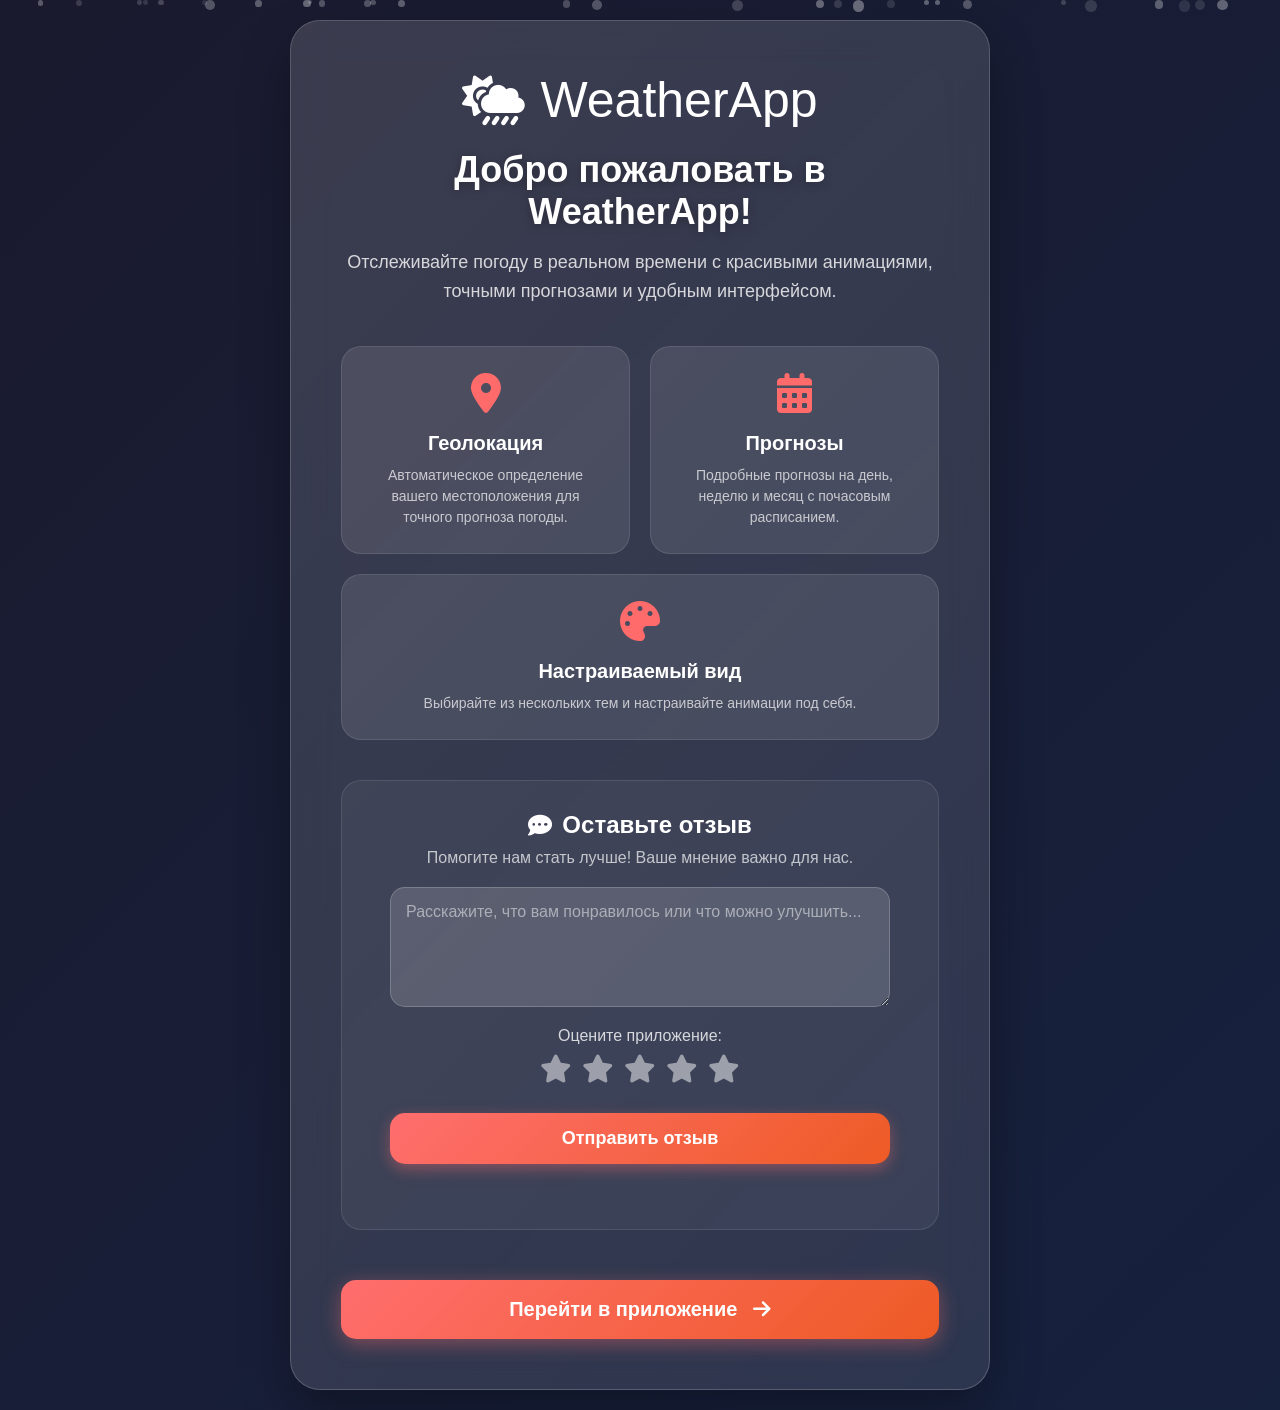
<file: pogoda/welcome.html>
<!DOCTYPE html>
<html lang="ru">
<head>
    <meta charset="UTF-8">
    <meta name="viewport" content="width=device-width, initial-scale=1.0">
    <title>Добро пожаловать | Погодное приложение</title>
    <link rel="stylesheet" href="https://cdnjs.cloudflare.com/ajax/libs/font-awesome/6.4.0/css/all.min.css">
    <style>
        :root {
            --primary: #6a11cb;
            --secondary: #2575fc;
            --accent: #ff6b6b;
            --dark: #1a1a2e;
            --light: #f8f9fa;
            --bg-start: #1a1a2e;
            --bg-end: #16213e;
            --card-bg: rgba(255, 255, 255, 0.15);
            --text-color: #f8f9fa;
            --shadow: 0 10px 30px rgba(0, 0, 0, 0.2);
            --btn-gradient: linear-gradient(135deg, #ff6b6b, #ee5a24);
            --gold: #ffd700;
        }

        * {
            margin: 0;
            padding: 0;
            box-sizing: border-box;
            font-family: 'Segoe UI', Tahoma, Geneva, Verdana, sans-serif;
        }

        body {
            background: linear-gradient(135deg, var(--bg-start), var(--bg-end));
            min-height: 100vh;
            display: flex;
            justify-content: center;
            align-items: center;
            color: var(--text-color);
            padding: 20px;
            overflow-x: hidden;
            position: relative;
        }

        /* Анимация фоновых частиц */
        .particles {
            position: fixed;
            top: 0;
            left: 0;
            width: 100%;
            height: 100%;
            z-index: -1;
            pointer-events: none;
        }

        .particle {
            position: absolute;
            width: 10px;
            height: 10px;
            background: rgba(255, 255, 255, 0.5);
            border-radius: 50%;
            animation: float-particle 15s infinite linear;
        }

        @keyframes float-particle {
            0% { transform: translateY(100vh) rotate(0deg); opacity: 0; }
            10% { opacity: 1; }
            90% { opacity: 1; }
            100% { transform: translateY(-100vh) rotate(360deg); opacity: 0; }
        }

        .welcome-container {
            background: rgba(255, 255, 255, 0.1);
            backdrop-filter: blur(20px);
            border-radius: 30px;
            padding: 50px;
            max-width: 700px;
            width: 100%;
            text-align: center;
            box-shadow: 0 25px 50px rgba(0, 0, 0, 0.3);
            border: 1px solid rgba(255, 255, 255, 0.2);
            animation: fadeIn 1s ease-out;
            position: relative;
            overflow: hidden;
        }

        @keyframes fadeIn {
            from { opacity: 0; transform: translateY(30px); }
            to { opacity: 1; transform: translateY(0); }
        }

        .welcome-container::before {
            content: '';
            position: absolute;
            top: 0;
            left: 0;
            width: 100%;
            height: 100%;
            background: linear-gradient(135deg, rgba(255, 255, 255, 0.05), rgba(255, 255, 255, 0));
            pointer-events: none;
        }

        .welcome-logo {
            font-size: 50px;
            margin-bottom: 20px;
            color: white;
            display: flex;
            justify-content: center;
            align-items: center;
            gap: 15px;
            animation: pulse 2s infinite alternate;
        }

        @keyframes pulse {
            0% { transform: scale(1); }
            100% { transform: scale(1.05); }
        }

        .welcome-title {
            font-size: 36px;
            font-weight: 700;
            margin-bottom: 15px;
            color: white;
            text-shadow: 0 2px 10px rgba(0, 0, 0, 0.3);
        }

        .welcome-subtitle {
            font-size: 18px;
            color: rgba(255, 255, 255, 0.8);
            margin-bottom: 40px;
            line-height: 1.6;
        }

        .welcome-features {
            display: flex;
            justify-content: center;
            flex-wrap: wrap;
            gap: 20px;
            margin-bottom: 40px;
        }

        .feature {
            flex: 1;
            min-width: 200px;
            background: rgba(255, 255, 255, 0.1);
            border-radius: 20px;
            padding: 25px;
            text-align: center;
            transition: all 0.4s;
            border: 1px solid rgba(255, 255, 255, 0.1);
            position: relative;
            overflow: hidden;
        }

        .feature::before {
            content: '';
            position: absolute;
            top: 0;
            left: 0;
            width: 100%;
            height: 100%;
            background: linear-gradient(135deg, rgba(255, 255, 255, 0.05), rgba(255, 255, 255, 0));
            transform: scaleX(0);
            transition: transform 0.4s;
        }

        .feature:hover {
            transform: translateY(-10px);
            box-shadow: 0 15px 30px rgba(0, 0, 0, 0.2);
        }

        .feature:hover::before {
            transform: scaleX(1);
        }

        .feature-icon {
            font-size: 40px;
            margin-bottom: 15px;
            color: var(--accent);
            transition: transform 0.3s;
        }

        .feature:hover .feature-icon {
            transform: scale(1.2);
        }

        .feature-title {
            font-size: 20px;
            font-weight: 600;
            margin-bottom: 10px;
            color: white;
        }

        .feature-description {
            font-size: 14px;
            color: rgba(255, 255, 255, 0.7);
            line-height: 1.5;
        }

        .feedback-section {
            background: rgba(255, 255, 255, 0.05);
            border-radius: 20px;
            padding: 30px;
            margin-bottom: 30px;
            border: 1px solid rgba(255, 255, 255, 0.1);
        }

        .feedback-title {
            font-size: 24px;
            font-weight: 600;
            margin-bottom: 10px;
            color: white;
            display: flex;
            justify-content: center;
            align-items: center;
            gap: 10px;
        }

        .feedback-form {
            display: flex;
            flex-direction: column;
            gap: 20px;
            max-width: 500px;
            margin: 0 auto;
        }

        .feedback-form textarea {
            width: 100%;
            padding: 15px;
            border: none;
            border-radius: 15px;
            background: rgba(255, 255, 255, 0.15);
            color: white;
            font-size: 16px;
            resize: vertical;
            min-height: 120px;
            outline: none;
            transition: all 0.3s;
            border: 1px solid rgba(255, 255, 255, 0.2);
        }

        .feedback-form textarea::placeholder {
            color: rgba(255, 255, 255, 0.5);
        }

        .feedback-form textarea:focus {
            background: rgba(255, 255, 255, 0.25);
            border-color: var(--accent);
        }

        .rating {
            display: flex;
            flex-direction: column;
            align-items: center;
            gap: 10px;
        }

        .rating-title {
            font-size: 16px;
            color: rgba(255, 255, 255, 0.8);
        }

        .stars {
            display: flex;
            gap: 10px;
        }

        .stars i {
            font-size: 28px;
            color: rgba(255, 255, 255, 0.5);
            cursor: pointer;
            transition: all 0.3s;
        }

        .stars i:hover, .stars i.active {
            color: var(--gold);
            transform: scale(1.2);
        }

        .submit-btn {
            width: 100%;
            padding: 15px;
            background: var(--btn-gradient);
            color: white;
            border: none;
            border-radius: 15px;
            font-size: 18px;
            font-weight: 600;
            cursor: pointer;
            transition: all 0.3s;
            box-shadow: 0 5px 15px rgba(255, 107, 107, 0.4);
            margin-top: 10px;
        }

        .submit-btn:hover {
            transform: translateY(-3px);
            box-shadow: 0 8px 20px rgba(255, 107, 107, 0.6);
        }

        .submit-btn:disabled {
            opacity: 0.7;
            cursor: not-allowed;
            transform: none;
        }

        .feedback-message {
            margin-top: 15px;
            font-size: 16px;
            font-weight: 500;
            text-align: center;
            animation: fadeIn 0.5s ease-out;
        }

        .feedback-message.success {
            color: #4CAF50;
        }

        .feedback-message.error {
            color: #ff6b6b;
        }

        .enter-btn {
            width: 100%;
            padding: 18px;
            background: var(--btn-gradient);
            color: white;
            border: none;
            border-radius: 15px;
            font-size: 20px;
            font-weight: 600;
            cursor: pointer;
            transition: all 0.3s;
            box-shadow: 0 5px 20px rgba(255, 107, 107, 0.4);
            margin-top: 20px;
        }

        .enter-btn:hover {
            transform: translateY(-3px);
            box-shadow: 0 8px 25px rgba(255, 107, 107, 0.6);
        }

        /* Анимация для кнопок */
        @keyframes glow {
            0% { box-shadow: 0 0 10px rgba(255, 107, 107, 0.4); }
            50% { box-shadow: 0 0 20px rgba(255, 107, 107, 0.8); }
            100% { box-shadow: 0 0 10px rgba(255, 107, 107, 0.4); }
        }

        .enter-btn, .submit-btn {
            animation: glow 2s infinite alternate;
        }

        /* Адаптивность */
        @media (max-width: 768px) {
            .welcome-container {
                padding: 30px;
            }

            .welcome-logo {
                font-size: 40px;
            }

            .welcome-title {
                font-size: 28px;
            }

            .welcome-subtitle {
                font-size: 16px;
            }

            .feature {
                min-width: 150px;
                padding: 20px;
            }

            .feature-icon {
                font-size: 30px;
            }

            .feedback-form textarea {
                min-height: 100px;
            }
        }

        @media (max-width: 480px) {
            .welcome-container {
                padding: 20px;
            }

            .welcome-title {
                font-size: 24px;
            }

            .welcome-features {
                flex-direction: column;
            }

            .feature {
                min-width: 100%;
            }
        }
    </style>
</head>
<body>
    <!-- Фоновые частицы -->
    <div class="particles" id="particles"></div>

    <div class="welcome-container">
        <div class="welcome-logo">
            <i class="fas fa-cloud-sun-rain"></i>
            <span>WeatherApp</span>
        </div>

        <h1 class="welcome-title">Добро пожаловать в WeatherApp!</h1>
        <p class="welcome-subtitle">
            Отслеживайте погоду в реальном времени с красивыми анимациями, точными прогнозами и удобным интерфейсом.
        </p>

        <div class="welcome-features">
            <div class="feature">
                <div class="feature-icon">
                    <i class="fas fa-map-marker-alt"></i>
                </div>
                <h3 class="feature-title">Геолокация</h3>
                <p class="feature-description">
                    Автоматическое определение вашего местоположения для точного прогноза погоды.
                </p>
            </div>

            <div class="feature">
                <div class="feature-icon">
                    <i class="fas fa-calendar-alt"></i>
                </div>
                <h3 class="feature-title">Прогнозы</h3>
                <p class="feature-description">
                    Подробные прогнозы на день, неделю и месяц с почасовым расписанием.
                </p>
            </div>

            <div class="feature">
                <div class="feature-icon">
                    <i class="fas fa-palette"></i>
                </div>
                <h3 class="feature-title">Настраиваемый вид</h3>
                <p class="feature-description">
                    Выбирайте из нескольких тем и настраивайте анимации под себя.
                </p>
            </div>
        </div>

        <div class="feedback-section">
            <h2 class="feedback-title">
                <i class="fas fa-comment-dots"></i>
                Оставьте отзыв
            </h2>
            <p style="color: rgba(255, 255, 255, 0.7); margin-bottom: 20px;">
                Помогите нам стать лучше! Ваше мнение важно для нас.
            </p>

            <form class="feedback-form" id="feedback-form">
                <textarea id="feedback-text" placeholder="Расскажите, что вам понравилось или что можно улучшить..."></textarea>

                <div class="rating">
                    <span class="rating-title">Оцените приложение:</span>
                    <div class="stars">
                        <i class="fas fa-star" data-rating="1"></i>
                        <i class="fas fa-star" data-rating="2"></i>
                        <i class="fas fa-star" data-rating="3"></i>
                        <i class="fas fa-star" data-rating="4"></i>
                        <i class="fas fa-star" data-rating="5"></i>
                    </div>
                </div>

                <button type="button" class="submit-btn" id="submit-feedback">
                    Отправить отзыв
                </button>

                <div class="feedback-message" id="feedback-message"></div>
            </form>
        </div>

        <button class="enter-btn" id="enter-btn">
            Перейти в приложение
            <i class="fas fa-arrow-right" style="margin-left: 10px;"></i>
        </button>
    </div>

    <script>
        // Создаём фоновые частицы
        const particlesContainer = document.getElementById('particles');
        for (let i = 0; i < 30; i++) {
            const particle = document.createElement('div');
            particle.className = 'particle';
            particle.style.left = `${Math.random() * 100}vw`;
            particle.style.animationDelay = `${Math.random() * 15}s`;
            particle.style.animationDuration = `${Math.random() * 10 + 10}s`;
            particle.style.opacity = Math.random() * 0.5 + 0.2;
            particle.style.width = `${Math.random() * 8 + 4}px`;
            particle.style.height = particle.style.width;
            particlesContainer.appendChild(particle);
        }

        // Обработка отзыва
        document.addEventListener('DOMContentLoaded', () => {
            const feedbackText = document.getElementById('feedback-text');
            const stars = document.querySelectorAll('.stars i');
            const submitBtn = document.getElementById('submit-feedback');
            const feedbackMessage = document.getElementById('feedback-message');
            const enterBtn = document.getElementById('enter-btn');

            let rating = 0;

            // Обработка клика по звездам
            stars.forEach(star => {
                star.addEventListener('click', () => {
                    const currentRating = parseInt(star.dataset.rating);
                    rating = currentRating;

                    stars.forEach((s, index) => {
                        if (index < currentRating) {
                            s.classList.add('active');
                        } else {
                            s.classList.remove('active');
                        }
                    });
                });
            });

            // Обработка отправки отзыва
            submitBtn.addEventListener('click', async () => {
                const text = feedbackText.value.trim();

                if (!text) {
                    feedbackMessage.textContent = "Пожалуйста, напишите отзыв.";
                    feedbackMessage.className = "feedback-message error";
                    return;
                }

                if (rating === 0) {
                    feedbackMessage.textContent = "Пожалуйста, выберите оценку.";
                    feedbackMessage.className = "feedback-message error";
                    return;
                }

                submitBtn.disabled = true;
                submitBtn.textContent = "Отправка...";

                // Симулируем отправку на сервер (в реальном проекте замените на fetch)
                setTimeout(() => {
                    feedbackMessage.textContent = "Спасибо за отзыв! Мы ценим ваше мнение. 😊";
                    feedbackMessage.className = "feedback-message success";
                    feedbackText.value = "";
                    stars.forEach(star => star.classList.remove('active'));
                    rating = 0;
                    submitBtn.disabled = false;
                    submitBtn.textContent = "Отправить отзыв";
                }, 1500);
            });

            // Переход в приложение
            enterBtn.addEventListener('click', () => {
                window.location.href = 'index.html';
            });
        });
    </script>
</body>
</html>
</file>
